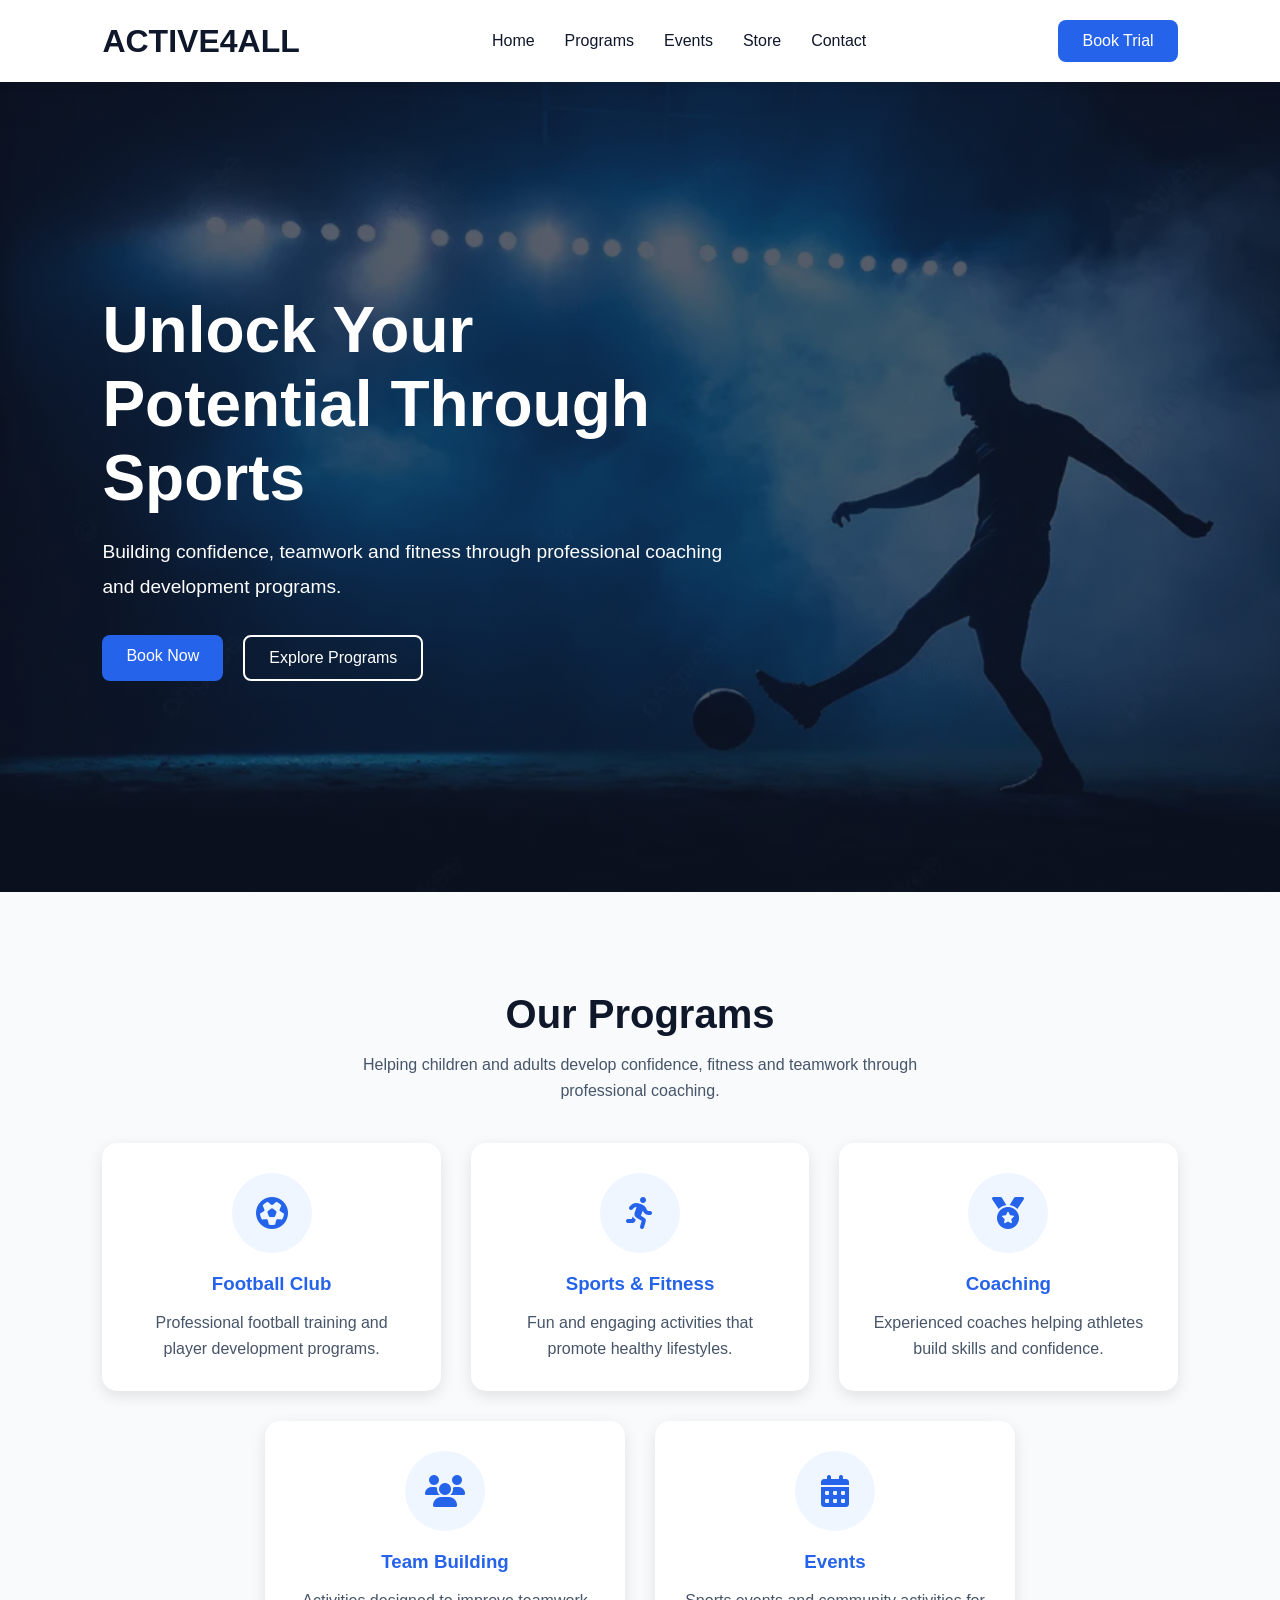
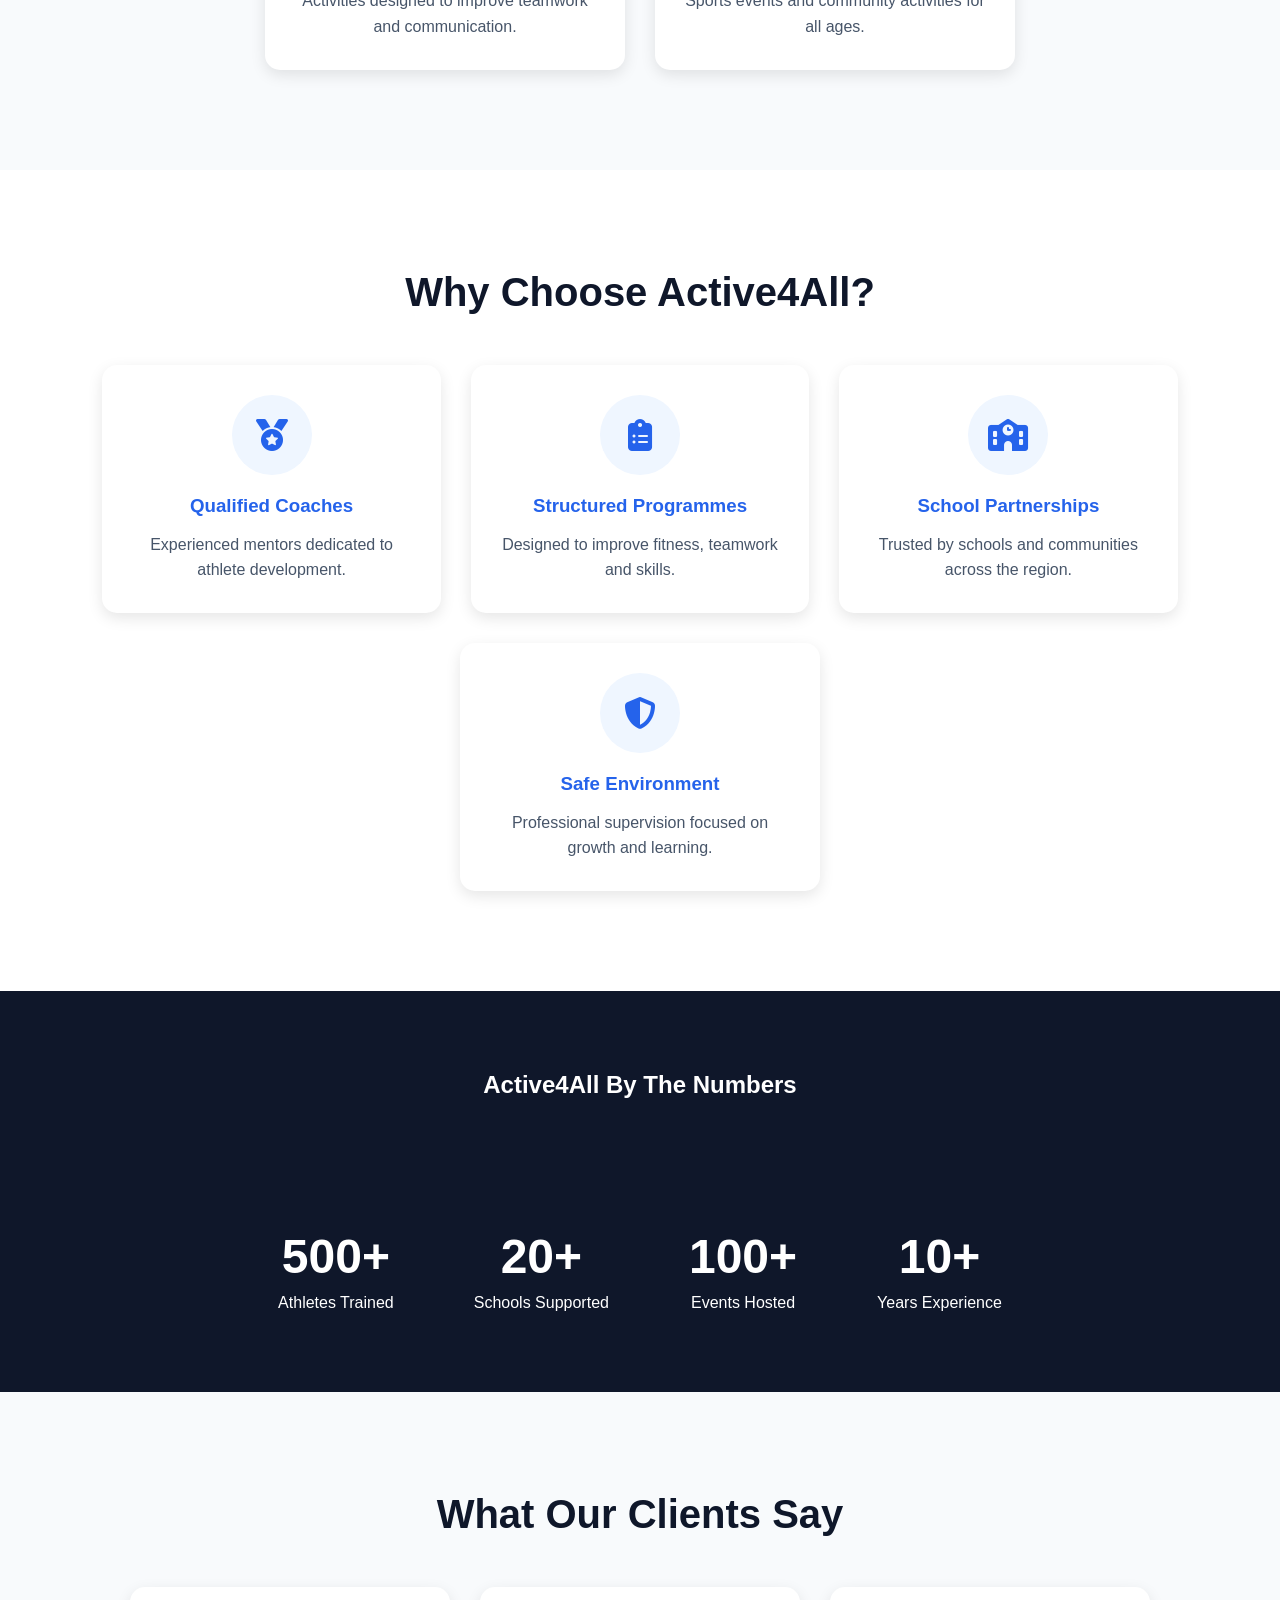
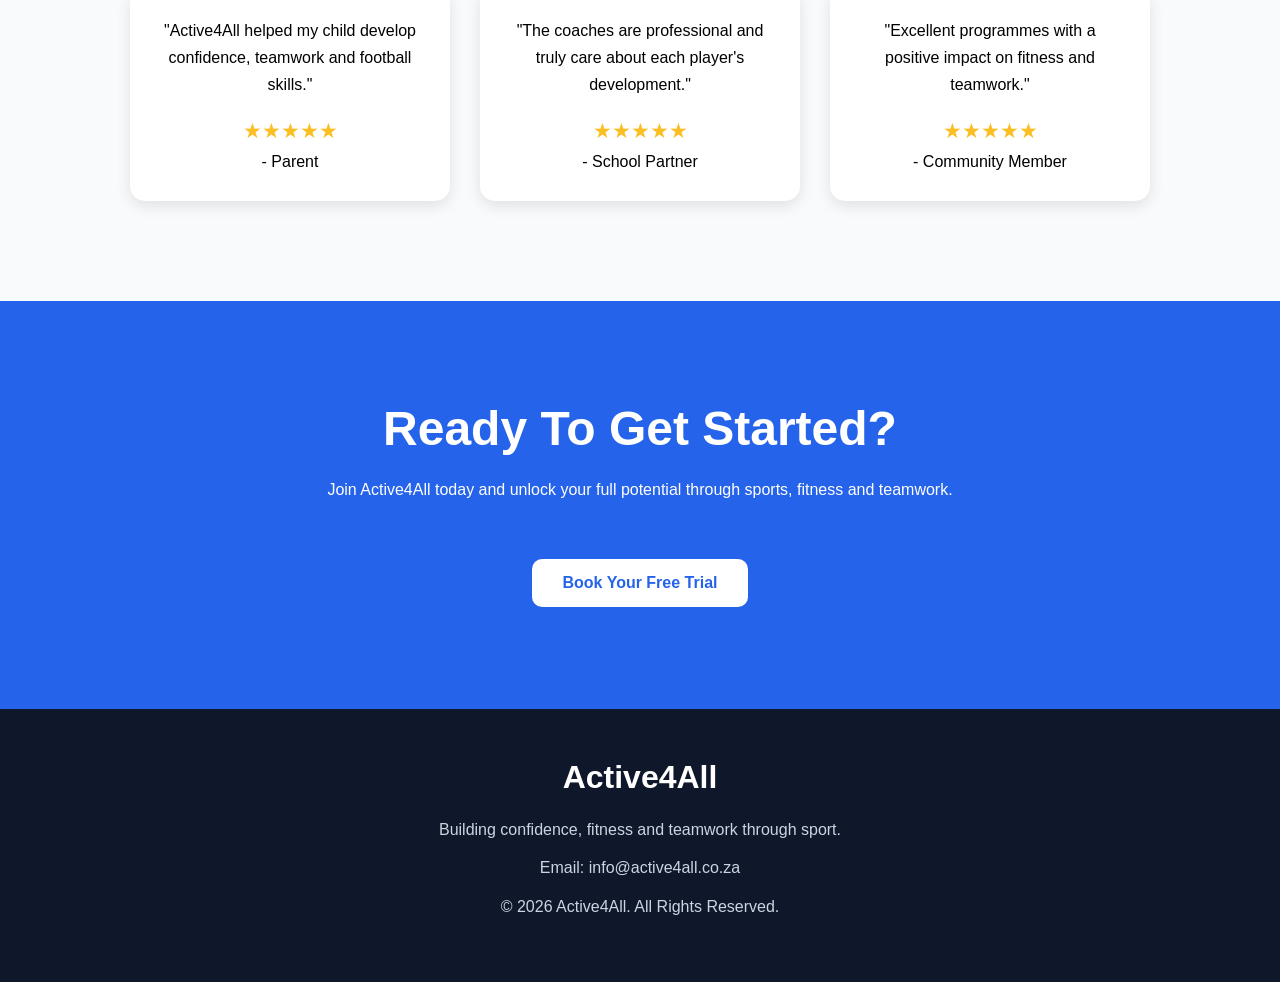
<file: index.html>
﻿<!DOCTYPE html>
<html lang="en">

<!-- ======================================================
     Head: Contains page seettings, SEO, Fonts and stylesheet
     ====================================================== -->

<head>

    <meta charset="UTF-8">
    <meta name="viewport" content="width=device-width, initial-scale=1.0">

    <!-- SEO: Title and Description of webpage -->
    <title>Active4All | Sports Coaching and Fitness Programmes</title>
    <meta name="description" content="Sports coaching, football training and fitness programmes for children and adults. Book a free trial with Active4All.">

    <!-- Favicon (This is a small icon that appears next to the page title in the browser tab) -->
    <link rel="icon" href="images/favicon.png">

    <!-- Icons: Font Awesome -->
    <link rel="stylesheet"
          href="https://cdnjs.cloudflare.com/ajax/libs/font-awesome/6.5.2/css/all.min.css">

    <!-- A link to the stylesheet -->
    <link rel="stylesheet" href="css/style.css">

</head>

<body>

    <!-- ======================================================
         NAVIGATION BAR
         ====================================================== -->
    <nav>

        <!-- Logo -->
        <a href="index.html" class="logo">Active4All</a>

        <!-- Hamburger button (It is only visible on mobile) -->
        <button class="menu-toggle"
                id="menu-toggle"
                aria-expanded="false"
                aria-controls="nav-menu">
            <i class="fa-solid fa-bars" aria-hidden="true"></i>
            <span class="menu-label">Menu</span>
        </button>

        <!-- This list drops down on mobile -->
        <ul id="nav-menu">
            <li><a href="index.html">Home</a></li>
            <li><a href="programs.html">Programs</a></li>
            <li><a href="events.html">Events</a></li>
            <li><a href="store.html">Store</a></li>
            <li><a href="contact.html">Contact</a></li>
        </ul>

        <!-- "Book Trial" button-->
        <a href="https://wa.me/27674630135?text=Hi%20Active4All%2C%20I%27d%20like%20to%20book%20a%20free%20trial" class="btn">Book Trial</a>

    </nav>



    <!-- All webpage content is here: <main> -->
    <main>

        <!-- ==================================================
             SECTION 1: HERO (top banner)
             ================================================== -->
        <section class="hero">
            <div class="hero-content">
                <h1>Unlock Your Potential Through Sports</h1>

                <p>
                    Building confidence, teamwork and fitness
                    through professional coaching and development programs.
                </p>

                <div class="hero-buttons">
                    <a href="https://wa.me/27674630135?text=Hi%20Active4All%2C%20I%27d%20like%20to%20book%20a%20free%20trial" class="btn">Book Now</a>
                    <a href="#programs" class="btn-secondary">Explore Programs</a>
                </div>
            </div>
        </section>


        <!-- ==================================================
             SECTION 2
             ================================================== -->
        <section class="services" id="programs">

            <h2>Our Programs</h2>
            <p class="section-subtitle">
                Helping children and adults develop confidence,
                fitness and teamwork through professional coaching.
            </p>

            <div class="card-grid">

                <!-- Program cards -->
                <!-- Football Club -->
                <div class="card">
                    <i class="fa-solid fa-futbol icon-circle" aria-hidden="true"></i>
                    <h3>Football Club</h3>
                    <p>
                        Professional football training and
                        player development programs.
                    </p>
                </div>

                <!-- Sports & Fitness -->
                <div class="card">
                    <i class="fa-solid fa-person-running icon-circle" aria-hidden="true"></i>
                    <h3>Sports &amp; Fitness</h3>
                    <p>
                        Fun and engaging activities that
                        promote healthy lifestyles.
                    </p>
                </div>

                <!-- Coaching -->
                <div class="card">
                    <i class="fa-solid fa-medal icon-circle" aria-hidden="true"></i>
                    <h3>Coaching</h3>
                    <p>
                        Experienced coaches helping athletes
                        build skills and confidence.
                    </p>
                </div>

                <!-- Team Building -->
                <div class="card">
                    <i class="fa-solid fa-users icon-circle" aria-hidden="true"></i>
                    <h3>Team Building</h3>
                    <p>
                        Activities designed to improve
                        teamwork and communication.
                    </p>
                </div>

                <!-- Events -->
                <div class="card">
                    <i class="fa-solid fa-calendar-days icon-circle" aria-hidden="true"></i>
                    <h3>Events</h3>
                    <p>
                        Sports events and community
                        activities for all ages.
                    </p>
                </div>

            </div>
        </section>


        <!-- ==================================================
             SECTION 3: WHY CHOOSE US
             ================================================== -->
        <section class="why-us">

            <h2>Why Choose Active4All?</h2>

            <div class="card-grid">

                <!-- Reasons -->
                <!-- Qualified Coaches -->
                <div class="card">
                    <i class="fa-solid fa-medal icon-circle" aria-hidden="true"></i>
                    <h3>Qualified Coaches</h3>
                    <p>Experienced mentors dedicated to athlete development.</p>
                </div>

                <!-- Structured Programmes -->
                <div class="card">
                    <i class="fa-solid fa-clipboard-list icon-circle" aria-hidden="true"></i>
                    <h3>Structured Programmes</h3>
                    <p>Designed to improve fitness, teamwork and skills.</p>
                </div>

                <!-- School Partnerships -->
                <div class="card">
                    <i class="fa-solid fa-school icon-circle" aria-hidden="true"></i>
                    <h3>School Partnerships</h3>
                    <p>Trusted by schools and communities across the region.</p>
                </div>

                <!-- Safe Environment -->
                <div class="card">
                    <i class="fa-solid fa-shield-halved icon-circle" aria-hidden="true"></i>
                    <h3>Safe Environment</h3>
                    <p>Professional supervision focused on growth and learning.</p>
                </div>

            </div>
        </section>


        <!-- ==================================================
             SECTION 4: STATS
             NOTE: Add real Stats for the launch
             ================================================== -->
        <section class="stats">

            <div class="stat-title">
                <h2>Active4All By The Numbers</h2>
            </div>

            <div class="stat-box">
                <p class="stat-number">500+</p>
                <p>Athletes Trained</p>
            </div>

            <div class="stat-box">
                <p class="stat-number">20+</p>
                <p>Schools Supported</p>
            </div>

            <div class="stat-box">
                <p class="stat-number">100+</p>
                <p>Events Hosted</p>
            </div>

            <div class="stat-box">
                <p class="stat-number">10+</p>
                <p>Years Experience</p>
            </div>

        </section>


        <!-- ==================================================
             SECTION 5: TESTIMONIALS
             NOTE: Add real feedback before launch
             ================================================== -->
        <section class="testimonials">

            <h2>What Our Clients Say</h2>

            <div class="testimonial-container">

                <!-- Testimonial 1 -->
                <div class="testimonial-card">
                    <blockquote>
                        "Active4All helped my child develop confidence,
                        teamwork and football skills."
                    </blockquote>
                    <p class="stars" aria-label="5 out of 5 stars">★★★★★</p>
                    <cite>- Parent</cite>
                </div>

                <!-- Testimonial 2 -->
                <div class="testimonial-card">
                    <blockquote>
                        "The coaches are professional and truly care
                        about each player's development."
                    </blockquote>
                    <p class="stars" aria-label="5 out of 5 stars">★★★★★</p>
                    <cite>- School Partner</cite>
                </div>

                <!-- Testimonial 3 -->
                <div class="testimonial-card">
                    <blockquote>
                        "Excellent programmes with a positive impact
                        on fitness and teamwork."
                    </blockquote>
                    <p class="stars" aria-label="5 out of 5 stars">★★★★★</p>
                    <cite>- Community Member</cite>
                </div>

            </div>

        </section>


        <!-- ==================================================
             SECTION 6: CALL TO ACTION
             ================================================== -->
        <section class="cta">

            <h2>Ready To Get Started?</h2>

            <p>
                Join Active4All today and unlock your full potential through
                sports, fitness and teamwork.
            </p>

            <a href="https://wa.me/27674630135?text=Hi%20Active4All%2C%20I%27d%20like%20to%20book%20a%20free%20trial" class="btn">
                Book Your Free Trial
            </a>

        </section>

    </main>


    <!-- ======================================================
         FOOTER
         ====================================================== -->
    <footer>

        <div class="footer-content">

            <h3>Active4All</h3>

            <p>
                Building confidence, fitness and teamwork through sport.
            </p>

            <p>
                Email: info@active4all.co.za
            </p>

            <p>
                &copy; 2026 Active4All. All Rights Reserved.
            </p>

        </div>

    </footer>

    <script src="js/menu.js"></script>


</body>
</html>
</file>
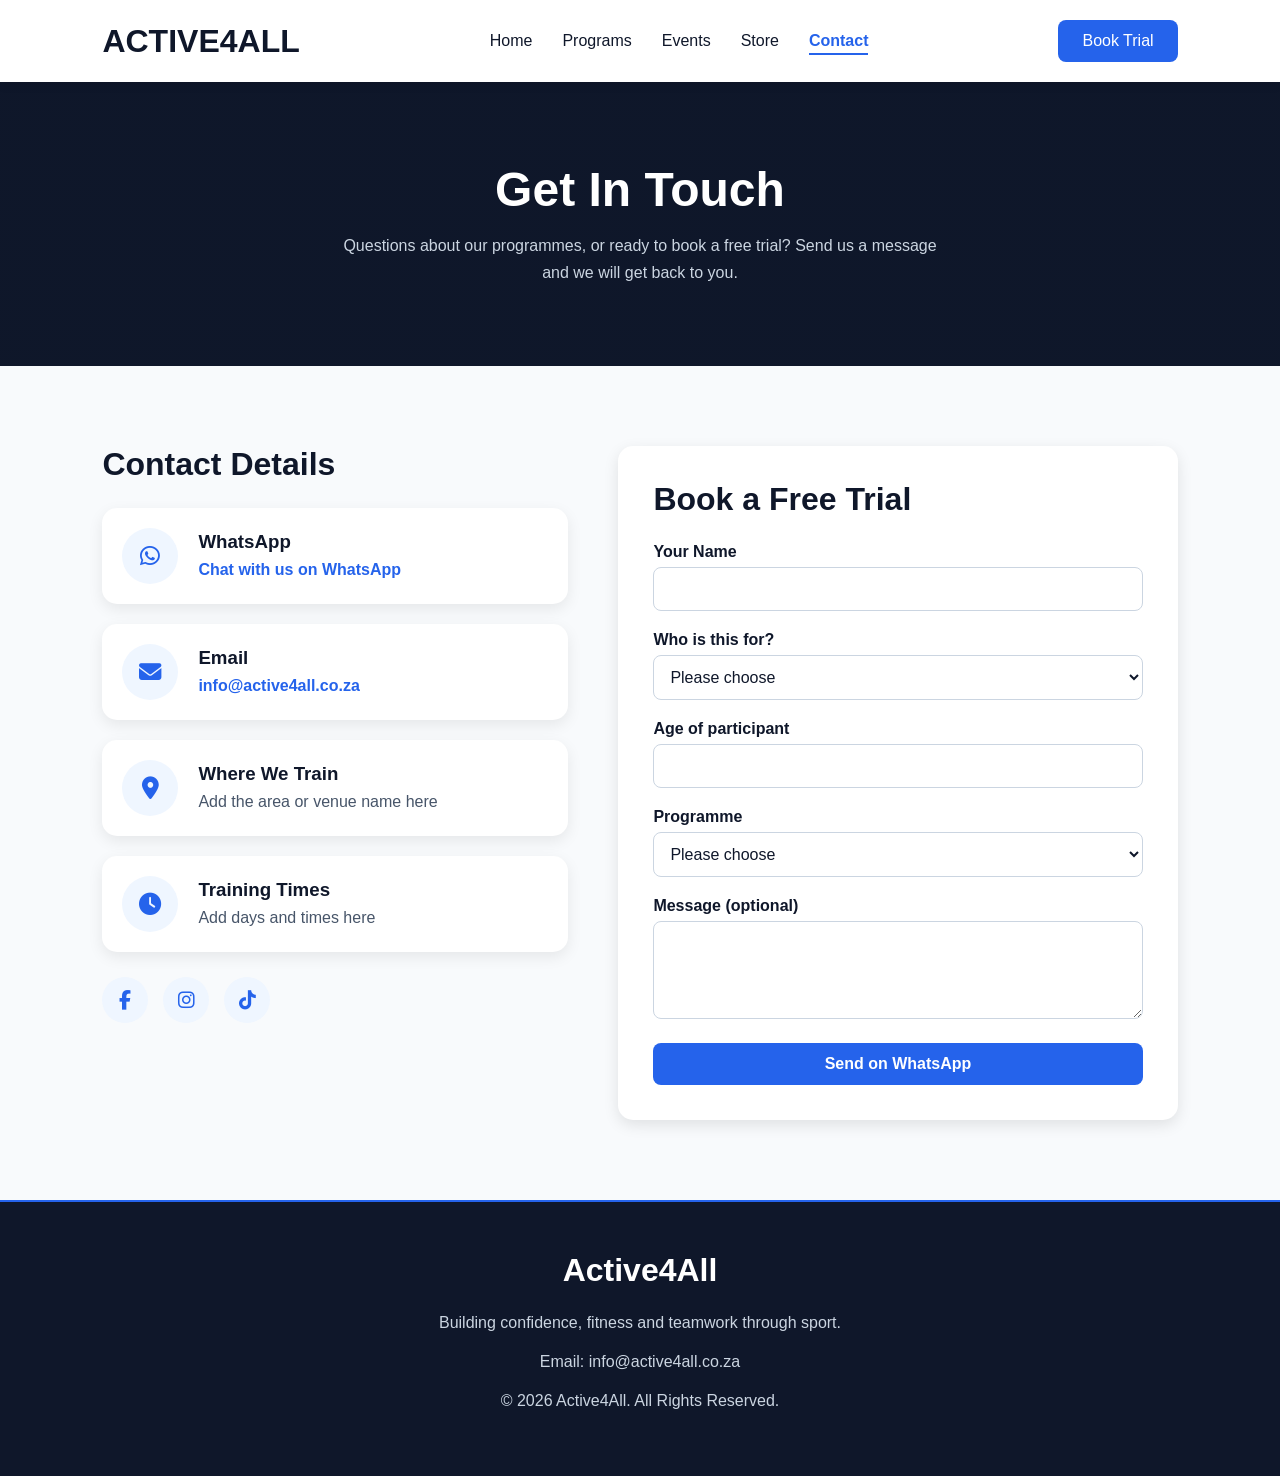
<file: contact.html>
﻿<!DOCTYPE html>
<html lang="en">

<!-- ======================================================
     HEAD
     ====================================================== -->
<head>

    <meta charset="UTF-8">
    <meta name="viewport" content="width=device-width, initial-scale=1.0">

    <title>Contact Us | Active4All</title>
    <meta name="description" content="Get in touch with Active4All to book a free trial or ask about our sports coaching and fitness programmes.">

    <link rel="icon" href="images/favicon.png">

    <link rel="stylesheet"
          href="https://cdnjs.cloudflare.com/ajax/libs/font-awesome/6.5.2/css/all.min.css">

    <link rel="stylesheet" href="css/style.css">

</head>

<body>

    <!-- ======================================================
         NAVIGATION BAR (same as every other page)
         ====================================================== -->
    <nav>

        <a href="index.html" class="logo">Active4All</a>

        <button class="menu-toggle"
                id="menu-toggle"
                aria-expanded="false"
                aria-controls="nav-menu">
            <i class="fa-solid fa-bars" aria-hidden="true"></i>
            <span class="menu-label">Menu</span>
        </button>

        <ul id="nav-menu">
            <li><a href="index.html">Home</a></li>
            <li><a href="programs.html">Programs</a></li>
            <li><a href="events.html">Events</a></li>
            <li><a href="store.html">Store</a></li>
            <li><a href="contact.html" aria-current="page">Contact</a></li>
        </ul>

        <a href="https://wa.me/27674630135?text=Hi%20Active4All%2C%20I%27d%20like%20to%20book%20a%20free%20trial" class="btn">Book Trial</a>

    </nav>


    <main>

        <!-- ==================================================
             SECTION 1: PAGE HEADER
             ================================================== -->
        <section class="page-header">
            <h1>Get In Touch</h1>
            <p>
                Questions about our programmes, or ready to book a free trial?
                Send us a message and we will get back to you.
            </p>
        </section>


        <!-- ==================================================
             SECTION 2: CONTACT DETAILS + ENQUIRY FORM
             (Two columns on desktop) & (stacked on mobile)
             ================================================== -->
        <section class="contact">

            <div class="contact-grid">

                <!-- ------------------------------------------
                     LEFT COLUMN: contact details
                     ------------------------------------------ -->
                <div class="contact-info">

                    <h2>Contact Details</h2>

                    <!-- WhatsApp -->
                    <div class="info-card">
                        <i class="fa-brands fa-whatsapp icon-circle" aria-hidden="true"></i>
                        <div>
                            <h3>WhatsApp</h3>
                            <p><a href="https://wa.me/27674630135">Chat with us on WhatsApp</a></p>
                        </div>
                    </div>

                    <!-- Email -->
                    <div class="info-card">
                        <i class="fa-solid fa-envelope icon-circle" aria-hidden="true"></i>
                        <div>
                            <h3>Email</h3>
                            <p><a href="mailto:info@active4all.co.za">info@active4all.co.za</a></p>
                        </div>
                    </div>

                    <!-- Location -->
                    <div class="info-card">
                        <i class="fa-solid fa-location-dot icon-circle" aria-hidden="true"></i>
                        <div>
                            <h3>Where We Train</h3>
                            <p>Add the area or venue name here</p>
                        </div>
                    </div>

                    <!-- Hours -->
                    <div class="info-card">
                        <i class="fa-solid fa-clock icon-circle" aria-hidden="true"></i>
                        <div>
                            <h3>Training Times</h3>
                            <p>Add days and times here</p>
                        </div>
                    </div>

                    <!-- Social media (replace the "#" with the link) -->
                    <div class="social-links">
                        <a href="#" aria-label="Facebook"><i class="fa-brands fa-facebook-f" aria-hidden="true"></i></a>
                        <a href="#" aria-label="Instagram"><i class="fa-brands fa-instagram" aria-hidden="true"></i></a>
                        <a href="#" aria-label="TikTok"><i class="fa-brands fa-tiktok" aria-hidden="true"></i></a>
                    </div>

                </div>


                <!-- ------------------------------------------
                     RIGHT COLUMN: enquiry form
                     Sends the details to WhatsApp
                     ------------------------------------------ -->
                <div class="contact-form-box">

                    <h2>Book a Free Trial</h2>

                    <form id="booking-form" class="contact-form">

                        <!-- Name -->
                        <label for="name">Your Name</label>
                        <input type="text" id="name" name="name" required>

                        <!-- Who the booking is for -->
                        <label for="who">Who is this for?</label>
                        <select id="who" name="who" required>
                            <option value="">Please choose</option>
                            <option value="myself">Myself</option>
                            <option value="my child">My child</option>
                            <option value="a school or group">A school or group</option>
                        </select>

                        <!-- Age -->
                        <label for="age">Age of participant</label>
                        <input type="number" id="age" name="age" min="3" max="99" required>

                        <!-- Programme -->
                        <label for="program">Programme</label>
                        <select id="program" name="program" required>
                            <option value="">Please choose</option>
                            <option>Football Club</option>
                            <option>Sports &amp; Fitness</option>
                            <option>Coaching</option>
                            <option>Team Building</option>
                            <option>Events</option>
                            <option>Not sure yet</option>
                        </select>

                        <!-- Message (optional) -->
                        <label for="message">Message (optional)</label>
                        <textarea id="message" name="message" rows="4"></textarea>

                        <!-- Submit -->
                        <button type="submit" class="btn form-btn">Send on WhatsApp</button>

                    </form>

                </div>

            </div>

        </section>

    </main>


    <!-- ======================================================
         FOOTER (same as every other page)
         ====================================================== -->
    <footer>

        <div class="footer-content">

            <h3>Active4All</h3>

            <p>
                Building confidence, fitness and teamwork through sport.
            </p>

            <p>
                Email: info@active4all.co.za
            </p>

            <p>
                &copy; 2026 Active4All. All Rights Reserved.
            </p>

        </div>

    </footer>

    <!-- Scripts: menu on every page, contact.js only on this page -->
    <script src="js/menu.js"></script>
    <script src="js/contact.js"></script>

</body>
</html>
</file>
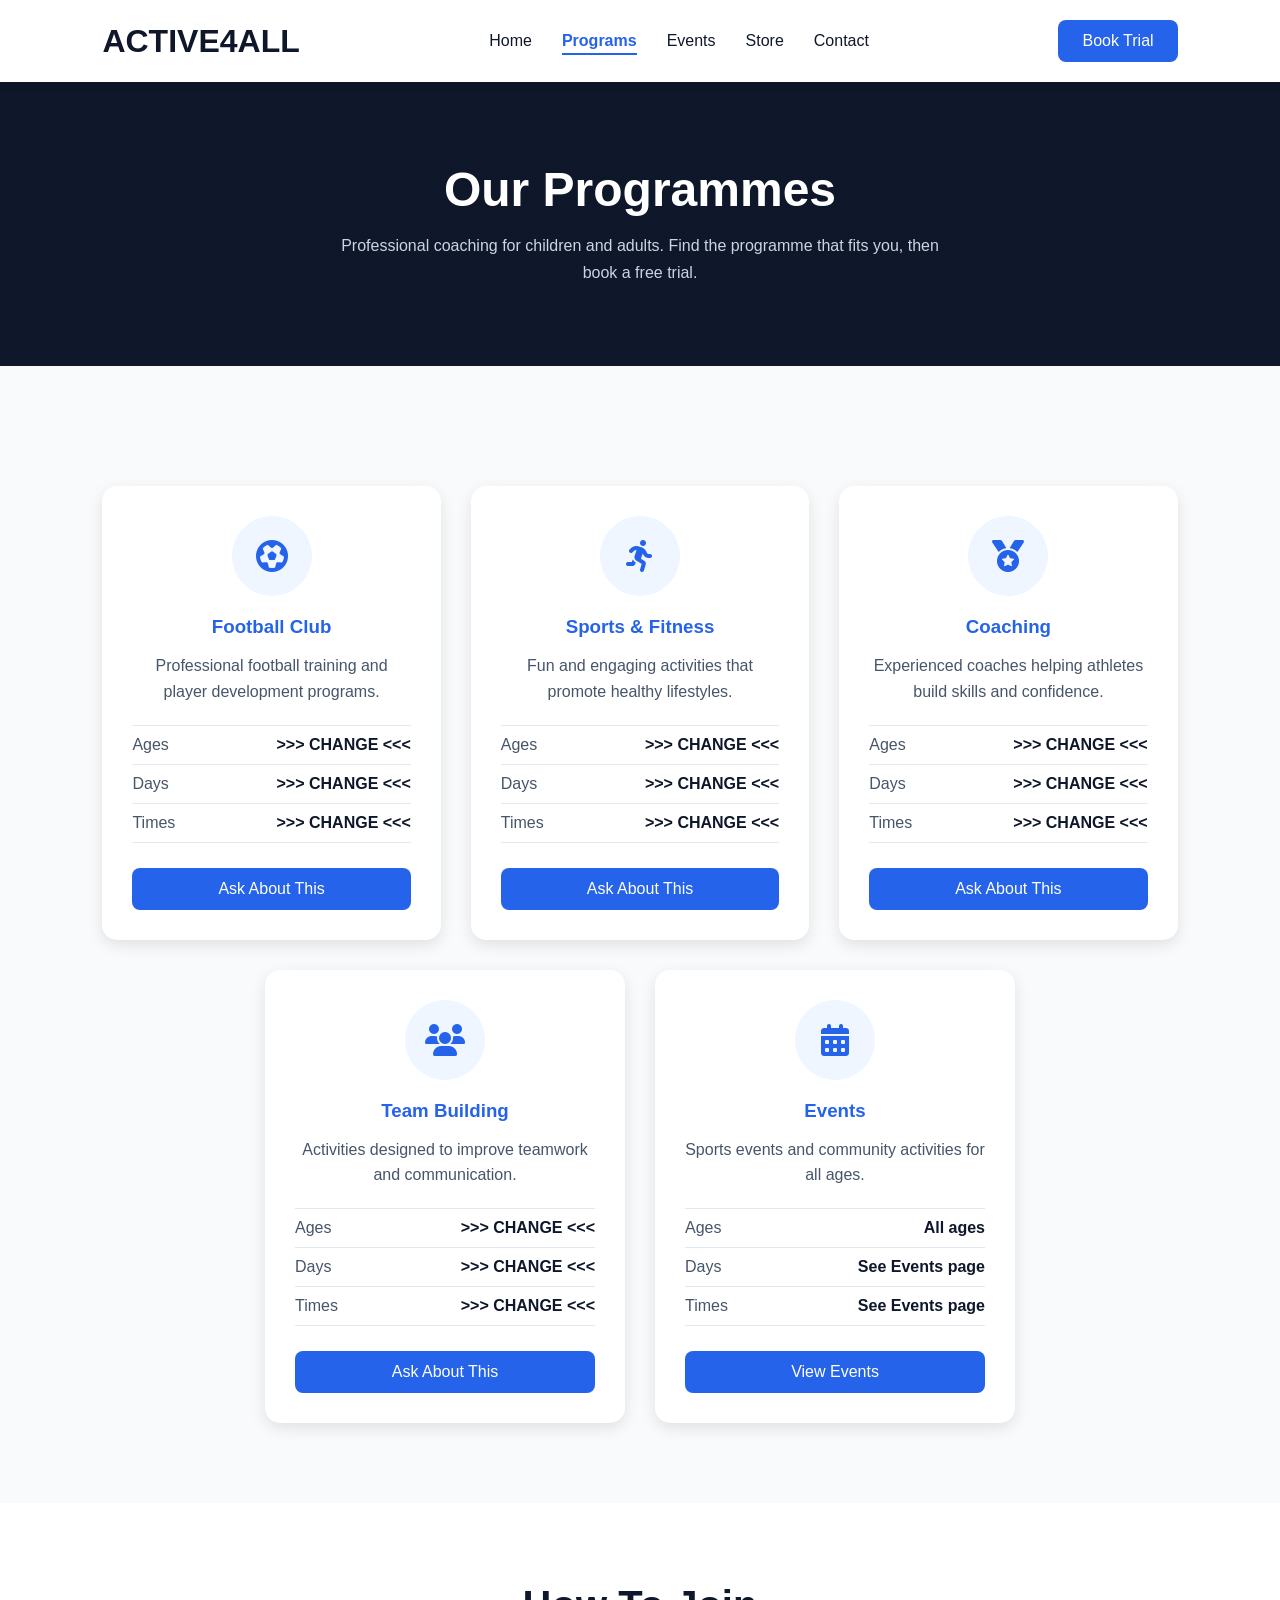
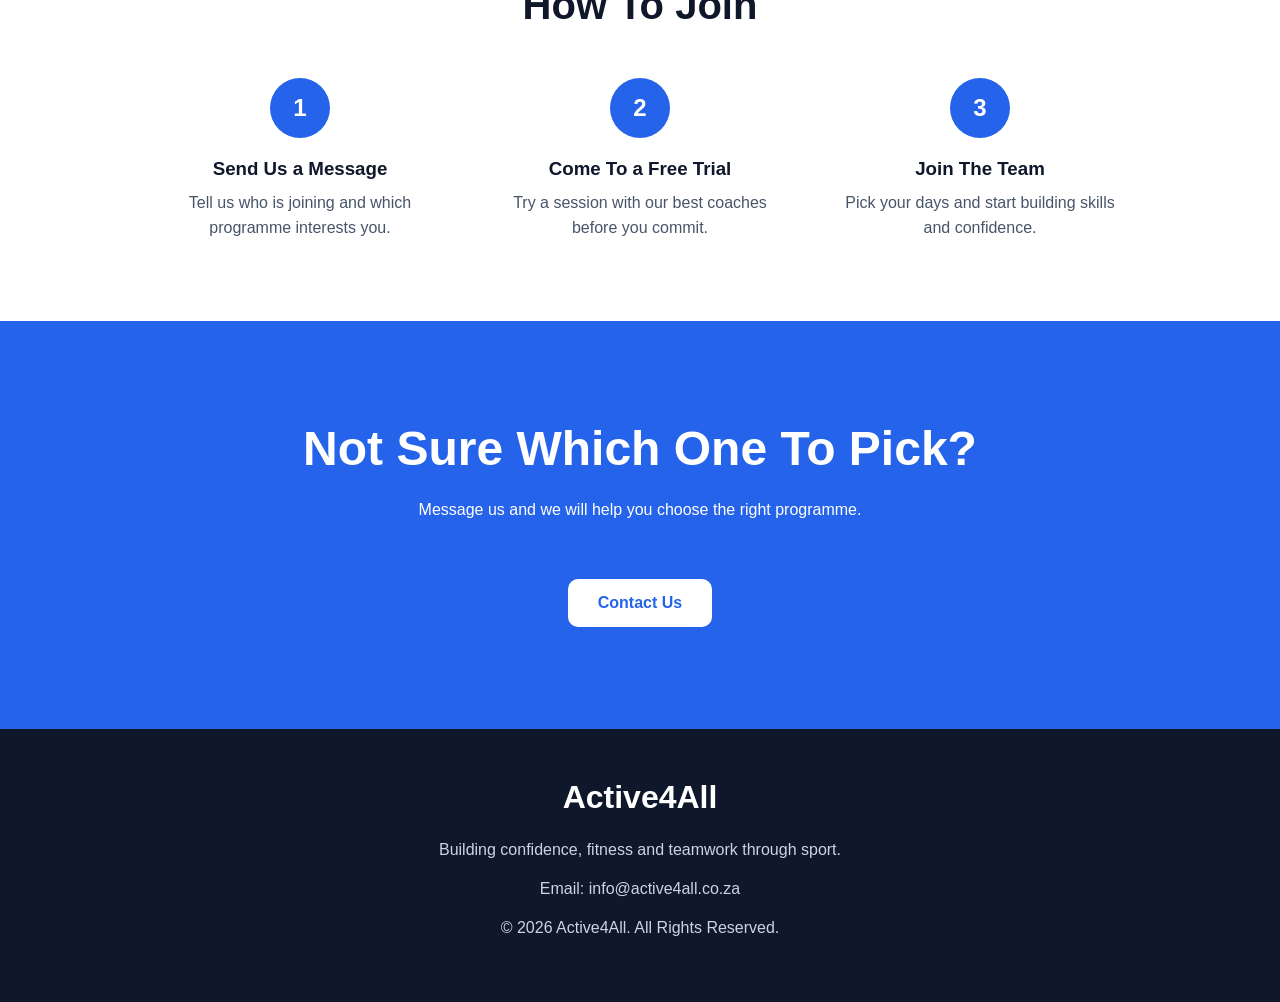
<file: programs.html>
﻿<!DOCTYPE html>
<html lang="en">

<!-- ======================================================
     HEAD
     ====================================================== -->
<head>

    <meta charset="UTF-8">
    <meta name="viewport" content="width=device-width, initial-scale=1.0">

    <title>Our Programmes | Active4All</title>
    <meta name="description" content="Football training, sports and fitness, coaching, team building and events for children and adults. See our programmes and book a free trial.">

    <link rel="icon" href="images/favicon.png">

    <link rel="stylesheet"
          href="https://cdnjs.cloudflare.com/ajax/libs/font-awesome/6.5.2/css/all.min.css">

    <link rel="stylesheet" href="css/style.css">

</head>

<body>

    <!-- ======================================================
         NAVIGATION BAR (same as every other page)
         ====================================================== -->
    <nav>

        <a href="index.html" class="logo">Active4All</a>

        <button class="menu-toggle"
                id="menu-toggle"
                aria-expanded="false"
                aria-controls="nav-menu">
            <i class="fa-solid fa-bars" aria-hidden="true"></i>
            <span class="menu-label">Menu</span>
        </button>

        <ul id="nav-menu">
            <li><a href="index.html">Home</a></li>
            <li><a href="programs.html" aria-current="page">Programs</a></li>
            <li><a href="events.html">Events</a></li>
            <li><a href="store.html">Store</a></li>
            <li><a href="contact.html">Contact</a></li>
        </ul>

        <a href="https://wa.me/27674630135?text=Hi%20Active4All%2C%20I%27d%20like%20to%20book%20a%20free%20trial" class="btn">Book Trial</a>

    </nav>


    <main>

        <!-- ==================================================
             SECTION 1: PAGE HEADER (dark banner at the top)
             ================================================== -->
        <section class="page-header">
            <h1>Our Programmes</h1>
            <p>
                Professional coaching for children and adults. Find the
                programme that fits you, then book a free trial.
            </p>
        </section>


        <!-- ==================================================
             SECTION 2: PROGRAMME CARDS
             Each card: icon, name, description, details, button.
             The button opens WhatsApp with the programme name
             already typed in.
             ================================================== -->
        <section class="programs-page">

            <div class="card-grid">

                <!-- ----- Programme 1: Football Club ----- -->
                <div class="card program-card">
                    <i class="fa-solid fa-futbol icon-circle" aria-hidden="true"></i>
                    <h3>Football Club</h3>
                    <p>
                        Professional football training and
                        player development programs.
                    </p>

                    <ul class="program-meta">
                        <li><span>Ages</span> <strong>>>> CHANGE <<<</strong></li>
                        <li><span>Days</span> <strong>>>> CHANGE <<<</strong></li>
                        <li><span>Times</span> <strong>>>> CHANGE <<<</strong></li>
                    </ul>

                    <a href="https://wa.me/27674630135?text=Hi%20Active4All%2C%20I%27d%20like%20to%20know%20more%20about%20the%20Football%20Club%20programme" class="btn">Ask About This</a>
                </div>

                <!-- ----- Programme 2: Sports & Fitness ----- -->
                <div class="card program-card">
                    <i class="fa-solid fa-person-running icon-circle" aria-hidden="true"></i>
                    <h3>Sports &amp; Fitness</h3>
                    <p>
                        Fun and engaging activities that
                        promote healthy lifestyles.
                    </p>

                    <ul class="program-meta">
                        <li><span>Ages</span> <strong>>>> CHANGE <<<</strong></li>
                        <li><span>Days</span> <strong>>>> CHANGE <<<</strong></li>
                        <li><span>Times</span> <strong>>>> CHANGE <<<</strong></li>
                    </ul>

                    <a href="https://wa.me/27674630135?text=Hi%20Active4All%2C%20I%27d%20like%20to%20know%20more%20about%20the%20Sports%20%26%20Fitness%20programme" class="btn">Ask About This</a>
                </div>

                <!-- ----- Programme 3: Coaching ----- -->
                <div class="card program-card">
                    <i class="fa-solid fa-medal icon-circle" aria-hidden="true"></i>
                    <h3>Coaching</h3>
                    <p>
                        Experienced coaches helping athletes
                        build skills and confidence.
                    </p>

                    <ul class="program-meta">
                        <li><span>Ages</span> <strong>>>> CHANGE <<<</strong></li>
                        <li><span>Days</span> <strong>>>> CHANGE <<<</strong></li>
                        <li><span>Times</span> <strong>>>> CHANGE <<<</strong></li>
                    </ul>

                    <a href="https://wa.me/27674630135?text=Hi%20Active4All%2C%20I%27d%20like%20to%20know%20more%20about%20the%20Coaching%20programme" class="btn">Ask About This</a>
                </div>

                <!-- ----- Programme 4: Team Building ----- -->
                <div class="card program-card">
                    <i class="fa-solid fa-users icon-circle" aria-hidden="true"></i>
                    <h3>Team Building</h3>
                    <p>
                        Activities designed to improve
                        teamwork and communication.
                    </p>

                    <ul class="program-meta">
                        <li><span>Ages</span> <strong>>>> CHANGE <<<</strong></li>
                        <li><span>Days</span> <strong>>>> CHANGE <<<</strong></li>
                        <li><span>Times</span> <strong>>>> CHANGE <<<</strong></li>
                    </ul>

                    <a href="https://wa.me/27674630135?text=Hi%20Active4All%2C%20I%27d%20like%20to%20know%20more%20about%20the%20Team%20Building%20programme" class="btn">Ask About This</a>
                </div>

                <!-- ----- Programme 5: Events ----- -->
                <div class="card program-card">
                    <i class="fa-solid fa-calendar-days icon-circle" aria-hidden="true"></i>
                    <h3>Events</h3>
                    <p>
                        Sports events and community
                        activities for all ages.
                    </p>

                    <ul class="program-meta">
                        <li><span>Ages</span> <strong>All ages</strong></li>
                        <li><span>Days</span> <strong>See Events page</strong></li>
                        <li><span>Times</span> <strong>See Events page</strong></li>
                    </ul>

                    <a href="events.html" class="btn">View Events</a>
                </div>

            </div>

        </section>


        <!-- ==================================================
             SECTION 3: HOW IT WORKS (3 simple steps)
             ================================================== -->
        <section class="how-it-works">

            <h2>How To Join</h2>

            <div class="steps">

                <!-- Step 1 -->
                <div class="step">
                    <span class="step-number">1</span>
                    <h3>Send Us a Message</h3>
                    <p>Tell us who is joining and which programme interests you.</p>
                </div>

                <!-- Step 2 -->
                <div class="step">
                    <span class="step-number">2</span>
                    <h3>Come To a Free Trial</h3>
                    <p>Try a session with our best coaches before you commit.</p>
                </div>

                <!-- Step 3 -->
                <div class="step">
                    <span class="step-number">3</span>
                    <h3>Join The Team</h3>
                    <p>Pick your days and start building skills and confidence.</p>
                </div>

            </div>

        </section>


        <!-- ==================================================
             SECTION 4: CALL TO ACTION (reuses your .cta style)
             ================================================== -->
        <section class="cta">

            <h2>Not Sure Which One To Pick?</h2>

            <p>
                Message us and we will help you choose the right programme.
            </p>

            <a href="contact.html" class="btn">
                Contact Us
            </a>

        </section>

    </main>


    <!-- ======================================================
         FOOTER (same as every other page)
         ====================================================== -->
    <footer>

        <div class="footer-content">

            <h3>Active4All</h3>

            <p>
                Building confidence, fitness and teamwork through sport.
            </p>

            <p>
                Email: info@active4all.co.za
            </p>

            <p>
                &copy; 2026 Active4All. All Rights Reserved.
            </p>

        </div>

    </footer>

    <script src="js/menu.js"></script>

</body>
</html>
</file>
<file: css/style.css>
﻿/* ==========================================================
   1. COLOUR VARIABLES
   Change a colour here and it updates across the whole site
   ========================================================== */
:root {
    --blue: #2563eb;
    --blue-dark: #1d4ed8;
    --blue-light: #eff6ff;
    --navy: #0f172a;
    --text-muted: #475569;
    --bg-page: #f8fafc;
    --white: #ffffff;
    --gold: #fbbf24;
    color-scheme: light;
    --blue: #2563eb;
}


/* ==========================================================
   2. RESET AND BASE STYLES
   ========================================================== */
* {
    margin: 0;
    padding: 0;
    box-sizing: border-box;
    font-family: Arial, Helvetica, sans-serif;
}

html {
    scroll-behavior: smooth;
}

section {
    scroll-margin-top: 100px;
}


body {
    background: var(--bg-page);
}

/* Visible outline for keyboard users (accessibility) */
a:focus-visible {
    outline: 3px solid var(--gold);
    outline-offset: 3px;
}


/* ==========================================================
   3. NAVIGATION BAR
   ========================================================== */
nav {
    position: sticky;
    top: 0;
    z-index: 1000;
    backdrop-filter: blur(8px);

    display: flex;
    justify-content: space-between;
    align-items: center;
    padding: 20px 8%;
    background: var(--white);
    box-shadow: 0 2px 10px rgba(0,0,0,0.1);
}

.logo {
    font-size: 32px;
    font-weight: 800;
    text-transform: uppercase;
    text-decoration: none;
    color: var(--navy);
}

nav ul {
    display: flex;
    list-style: none;
    gap: 30px;
}

nav a {
    text-decoration: none;
    color: var(--navy);
    font-weight: 500;
}

nav ul li a:hover {
    color: var(--blue);
}

    /* Keeps the Book Trial button text white */
    nav a.btn {
        color: var(--white);
    }

/* ==========================================================
   A. HAMBURGER BUTTON (This part is for the mobile users)
   ========================================================== */
.menu-toggle {
    display: none;
    align-items: center;
    gap: 8px;
    background-color: #ffffff;
    color: #0f172a;
    border: 1px solid #94a3b8;
    border-radius: 6px;
    padding: 6px 12px;
    font-size: 1rem;
    font-weight: 600;
    cursor: pointer;
    -webkit-tap-highlight-color: transparent;
}

    .menu-toggle i,
    .menu-toggle .menu-label {
        color: #0f172a;
    }

    /* Response when menu is opened */
    nav.open .menu-toggle {
        background: var(--white);
    }

/* ==========================================================
   4. BUTTONS
   ========================================================== */
.btn {
    background: var(--blue);
    color: var(--white);
    padding: 12px 24px;
    border-radius: 8px;
    text-decoration: none;
    transition: 0.3s;
}

    .btn:hover {
        background: var(--blue-dark);
        transform: translateY(-2px);
    }

/* Outlined button (used on the hero) */
.btn-secondary {
    border: 2px solid var(--white);
    color: var(--white);
    padding: 12px 24px;
    border-radius: 8px;
    text-decoration: none;
    transition: 0.3s;
}

    .btn-secondary:hover {
        background: var(--white);
        color: var(--navy);
    }


/* ==========================================================
   5. HERO SECTION
   ========================================================== */
.hero {
    height: 90vh;
    display: flex;
    align-items: center;
    padding: 0 8%;
    background: linear-gradient( rgba(15,23,42,.7), rgba(15,23,42,.7) ), url(../images/hero.webp);
    background-size: cover;
    background-position: left;
    color: var(--white);
}

.hero-content {
    max-width: 650px;
}

.hero h1 {
    font-size: 4rem;
    margin-bottom: 20px;
}

.hero p {
    font-size: 1.2rem;
    line-height: 1.8;
    margin-bottom: 30px;
}

.hero-buttons {
    display: flex;
    gap: 20px;
}


/* ==========================================================
   6. SHARED SECTION STYLES (Programs + Why Choose Us)
   ========================================================== */

/* Programs section */
.services {
    padding: 100px 8%;
    text-align: center;
}

    .services h2 {
        font-size: 2.5rem;
        margin-bottom: 15px;
        color: var(--navy);
    }

.section-subtitle {
    color: var(--text-muted);
    max-width: 600px;
    margin: 0 auto;
    line-height: 1.6;
}

/* Why Choose Us section */
.why-us {
    padding: 100px 8%;
    text-align: center;
    background: var(--white);
}

    .why-us h2 {
        font-size: 2.5rem;
        margin-bottom: 50px;
        color: var(--navy);
    }

/* Responsive card layout used by BOTH card sections.
   Cards wrap onto new rows, and any leftover cards are centred. */
.card-grid {
    display: flex;
    flex-wrap: wrap;
    justify-content: center;
    gap: 30px;
    margin-top: 40px;
}

    .card-grid .card {
        flex: 1 1 250px;
        max-width: 360px;
    }


/* ==========================================================
   7. CARDS (Programs + Why Choose Us)
   ========================================================== */
.card {
    background: var(--white);
    min-height: 180px;
    padding: 30px;
    border-radius: 15px;
    box-shadow: 0 5px 15px rgba(0,0,0,.1);
    transition: 0.3s;
}

    .card:hover {
        transform: translateY(-10px);
        box-shadow: 0 20px 40px rgba(0,0,0,.12);
    }

    .card h3 {
        margin-bottom: 15px;
        color: var(--blue);
    }

    .card p {
        color: var(--text-muted);
        line-height: 1.6;
    }

/* Round icon at the top of each card */
.icon-circle {
    display: flex;
    justify-content: center;
    align-items: center;
    width: 80px;
    height: 80px;
    margin: 0 auto 20px;
    background: var(--blue-light);
    color: var(--blue);
    border-radius: 50%;
    font-size: 2rem;
    transition: 0.3s ease;
}

.card:hover .icon-circle {
    background: var(--blue);
    color: var(--white);
}


/* ==========================================================
   8. STATS SECTION
   ========================================================== */
.stats {
    background: var(--navy);
    color: var(--white);
    padding: 80px 8%;
    display: flex;
    justify-content: center;
    align-items: center;
    gap: 80px;
    text-align: center;
    flex-wrap: wrap;
}

.stat-title {
    width: 100%;
    margin-bottom: 50px;
}

.stat-number {
    font-size: 3rem;
    font-weight: bold;
    color: var(--blue);
    margin-bottom: 10px;
}

.stat-box p {
    color: var(--white);
}


/* ==========================================================
   9. TESTIMONIALS SECTION
   ========================================================== */
.testimonials {
    padding: 100px 8%;
    text-align: center;
    background: var(--bg-page);
}

    .testimonials h2 {
        font-size: 2.5rem;
        margin-bottom: 50px;
        color: var(--navy);
    }

.testimonial-container {
    display: flex;
    flex-wrap: wrap;
    justify-content: center;
    gap: 30px;
}

.testimonial-card {
    background: var(--white);
    width: 320px;
    padding: 30px;
    border-radius: 15px;
    box-shadow: 0 5px 15px rgba(0,0,0,.1);
}

    .testimonial-card blockquote {
        margin-bottom: 20px;
        line-height: 1.7;
    }

.stars {
    color: var(--gold);
    font-size: 1.3rem;
    margin-bottom: 10px;
}

.testimonial-card cite {
    font-style: normal;
}


/* ==========================================================
   10. CALL TO ACTION
   ========================================================== */
.cta {
    background: var(--blue);
    color: var(--white);
    text-align: center;
    padding: 100px 8%;
}

    .cta h2 {
        font-size: 3rem;
        margin-bottom: 20px;
    }

    .cta p {
        margin: 25px auto 40px;
        max-width: 700px;
    }

    .cta .btn {
        display: inline-block;
        background: var(--white);
        color: var(--blue);
        padding: 15px 30px;
        border-radius: 10px;
        font-weight: bold;
        margin-top: 20px;
    }

        .cta .btn:hover {
            transform: translateY(-3px);
            background: var(--bg-page);
        }


/* ==========================================================
   11. FOOTER
   ========================================================== */
footer {
    background: var(--navy);
    color: var(--white);
    text-align: center;
    padding: 50px 20px;
    border-top: 2px solid var(--blue);
}

.footer-content {
    max-width: 800px;
    margin: 0 auto;
}

    .footer-content h3 {
        font-size: 2rem;
        margin-bottom: 20px;
        color: var(--white);
    }

    .footer-content p {
        margin: 10px 0;
        line-height: 1.8;
        color: #cbd5e1;
    }


/* ==========================================================
   12. ACCESSIBILITY: turn off animations for people who
       have "reduce motion" switched on in their device
   ========================================================== */
@media (prefers-reduced-motion: reduce) {
    * {
        transition: none !important;
    }
}

/* ==========================================================
   14. CONTACT PAGE
   ========================================================== */

/* ----- Current page link in the menu ----- */
nav a[aria-current="page"] {
    color: var(--blue);
    font-weight: 700;
    border-bottom: 2px solid var(--blue);
    padding-bottom: 4px;
}

/* ----- Page header banner (reusable on every inner page) ----- */
.page-header {
    background: linear-gradient( rgba(15,23,42,.9), rgba(15,23,42,.9) ), var(--navy);
    color: var(--white);
    text-align: center;
    padding: 80px 8%;
}

    .page-header h1 {
        font-size: 3rem;
        margin-bottom: 15px;
    }

    .page-header p {
        max-width: 600px;
        margin: 0 auto;
        line-height: 1.7;
        color: #cbd5e1;
    }

/* ----- Section wrapper ----- */
.contact {
    padding: 80px 8%;
}

/* ----- Two-column layout: details on the left, form on the right ----- */
.contact-grid {
    display: grid;
    grid-template-columns: 1fr 1.2fr;
    gap: 50px;
    align-items: start;
}

.contact-info h2,
.contact-form-box h2 {
    font-size: 2rem;
    color: var(--navy);
    margin-bottom: 25px;
}

/* ----- Contact detail cards ----- */
.info-card {
    display: flex;
    align-items: center;
    gap: 20px;
    background: var(--white);
    padding: 20px;
    border-radius: 15px;
    box-shadow: 0 5px 15px rgba(0,0,0,.08);
    margin-bottom: 20px;
}

    /* Smaller round icon inside the info cards */
    .info-card .icon-circle {
        width: 56px;
        height: 56px;
        margin: 0;
        font-size: 1.4rem;
        flex-shrink: 0;
    }

    .info-card h3 {
        color: var(--navy);
        margin-bottom: 5px;
    }

    .info-card p {
        color: var(--text-muted);
        line-height: 1.5;
    }

    .info-card a {
        color: var(--blue);
        text-decoration: none;
        font-weight: 600;
    }

        .info-card a:hover {
            text-decoration: underline;
        }

/* ----- Social media icons ----- */
.social-links {
    display: flex;
    gap: 15px;
    margin-top: 25px;
}

    .social-links a {
        display: flex;
        justify-content: center;
        align-items: center;
        width: 46px;
        height: 46px;
        background: var(--blue-light);
        color: var(--blue);
        border-radius: 50%;
        font-size: 1.2rem;
        text-decoration: none;
        transition: 0.3s;
    }

        .social-links a:hover {
            background: var(--blue);
            color: var(--white);
        }

/* ----- Form box ----- */
.contact-form-box {
    background: var(--white);
    padding: 35px;
    border-radius: 15px;
    box-shadow: 0 5px 15px rgba(0,0,0,.1);
}

.contact-form label {
    display: block;
    font-weight: 600;
    color: var(--navy);
    margin-bottom: 6px;
}

.contact-form input,
.contact-form select,
.contact-form textarea {
    width: 100%;
    padding: 12px;
    margin-bottom: 20px;
    border: 1px solid #cbd5e1;
    border-radius: 8px;
    font-size: 1rem;
    color: var(--navy);
    background: var(--white);
}

    .contact-form input:focus,
    .contact-form select:focus,
    .contact-form textarea:focus {
        outline: 3px solid var(--blue-light);
        border-color: var(--blue);
    }

/* Submit button: full width, and button-style resets */
.contact-form .form-btn {
    width: 100%;
    border: none;
    font-size: 1rem;
    font-weight: bold;
    cursor: pointer;
}

/* ----- Tablet and phone: stack the two columns ----- */
@media screen and (max-width: 900px) {
    .contact-grid {
        grid-template-columns: 1fr;
    }
}

@media screen and (max-width: 768px) {
    .page-header h1 {
        font-size: 2.2rem;
    }

    .contact-form-box {
        padding: 25px 20px;
    }
}

/* ==========================================================
   15. PROGRAMS PAGE
   ========================================================== */

/* ----- Section wrapper for the programme cards ----- */
.programs-page {
    padding: 80px 8%;
    text-align: center;
}

/* ----- Programme card: button always sits at the bottom ----- */
.program-card {
    display: flex;
    flex-direction: column;
}

    .program-card .btn {
        margin-top: auto;
        text-align: center;
    }

/* ----- Details list: Ages / Days / Times ----- */
.program-meta {
    list-style: none;
    text-align: left;
    margin: 20px 0 25px;
    border-top: 1px solid #e2e8f0;
}

    .program-meta li {
        display: flex;
        justify-content: space-between;
        gap: 15px;
        padding: 10px 0;
        border-bottom: 1px solid #e2e8f0;
        color: var(--text-muted);
    }

    .program-meta strong {
        color: var(--navy);
        text-align: right;
    }


/* ----- How it works section ----- */
.how-it-works {
    padding: 80px 8%;
    background: var(--white);
    text-align: center;
}

    .how-it-works h2 {
        font-size: 2.5rem;
        margin-bottom: 50px;
        color: var(--navy);
    }

.steps {
    display: flex;
    flex-wrap: wrap;
    justify-content: center;
    gap: 40px;
}

.step {
    flex: 1 1 220px;
    max-width: 300px;
}

/* Numbered circle above each step */
.step-number {
    display: flex;
    justify-content: center;
    align-items: center;
    width: 60px;
    height: 60px;
    margin: 0 auto 20px;
    background: var(--blue);
    color: var(--white);
    border-radius: 50%;
    font-size: 1.5rem;
    font-weight: bold;
}

.step h3 {
    color: var(--navy);
    margin-bottom: 10px;
}

.step p {
    color: var(--text-muted);
    line-height: 1.6;
}

/* ==========================================================
   13. MOBILE STYLES
   ========================================================== */
@media screen and (max-width: 768px) {

    /* ----- Navigation bar: logo on the left with hamburger on the right ----- */
    nav {
        flex-direction: row;
        flex-wrap: wrap;
        justify-content: space-between;
        align-items: center;
        gap: 0;
        padding: 15px 20px;
    }

    .logo {
        font-size: 24px;
    }

    /* Show the hamburger button on mobile */
    .menu-toggle {
        display: flex;
    }

    /* ----- Drop-down panel: hidden until the button is tapped ----- */
    nav ul {
        display: none;
        flex-direction: column;
        width: 100%;
        gap: 0;
        padding: 0;
        margin-top: 15px;
        border-top: 1px solid #e2e8f0;
    }

        /* Big, easy-to-tap rows */
        nav ul li a {
            display: block;
            padding: 14px 0;
            text-align: center;
            border-bottom: 1px solid #e2e8f0;
        }

    /* Book Trial button: hidden until the menu opens */
    nav a.btn {
        display: none;
        width: 100%;
        text-align: center;
        margin-top: 15px;
    }

    /* ----- OPEN STATE: JavaScript adds the class "open" to <nav> ----- */
    nav.open ul {
        display: flex;
    }

    nav.open a.btn {
        display: block;
    }


    /* ----- Hero ----- */
    .hero {
        min-height: auto;
        height: auto;
        align-items: center;
        padding: 60px 20px;
        background: linear-gradient( rgba(15,23,42,.55), rgba(15,23,42,.75) ), url('../images/hero.webp');
        background-size: cover;
        background-position: 85% center;
        text-align: left;
    }

    .hero-content {
        width: 100%;
        max-width: none;
        text-align: left;
    }

    .hero h1 {
        font-size: 2rem;
        line-height: 1.2;
    }

    .hero p {
        font-size: 1rem;
        line-height: 1.6;
    }

    /* Buttons stack and stretch to the full width */
    .hero-buttons {
        flex-direction: column;
        align-items: stretch;
        gap: 15px;
    }

        .hero-buttons .btn,
        .hero-buttons .btn-secondary {
            width: 100%;
            text-align: center;
        }


    /* ----- Buttons: fixed width on mobile ----- */
    .btn,
    .btn-secondary {
        width: 220px;
        text-align: center;
    }

    /* ----- Stats: stack vertically ----- */
    .stats {
        flex-direction: column;
        gap: 30px;
    }

    /* ----- Testimonials: stack vertically ----- */
    .testimonial-container {
        flex-direction: column;
        align-items: center;
    }

    .testimonial-card {
        width: 100%;
        max-width: 350px;
    }

    /* ----- Call to action ----- */
    .cta h2 {
        font-size: 2.2rem;
    }

    .cta p {
        font-size: 1rem;
    }
}
</file>
